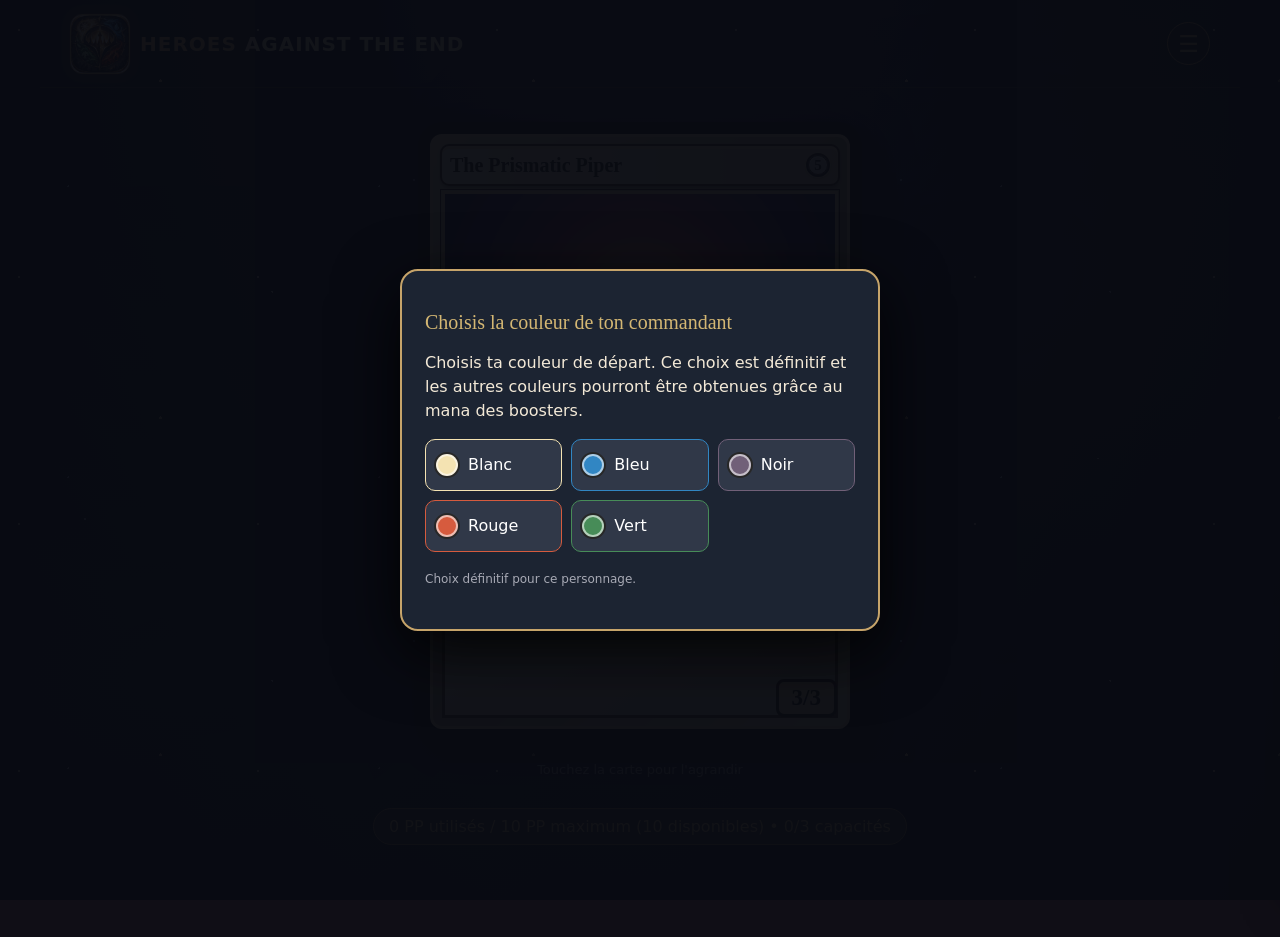
<file: index.html>
<!doctype html><html lang="fr"><head><meta charset="utf-8"><meta name="viewport" content="width=device-width,initial-scale=1,viewport-fit=cover"><meta name="theme-color" content="#211828"><link rel="manifest" href="manifest.webmanifest"><link rel="icon" href="icon-192.png"><link rel="apple-touch-icon" href="apple-touch-icon.png"><link rel="stylesheet" href="style.css?v=37"><title>Heroes Against The End</title></head><body><header><div class="brand"><img class="brand-icon" src="icon-192.png" alt=""><span>HEROES <b>AGAINST THE END</b></span></div><button id="menuBtn" class="iconbtn" aria-label="Menu">☰</button></header><main><section class="page active" id="home"><div id="card" class="mtg-card" tabindex="0" role="button" aria-label="Agrandir la carte"><div class="namebar"><strong id="cardName"></strong><span id="mana"></span></div><div class="art" id="art"><div class="art-symbol">✧</div><small>THE PRISMATIC PIPER</small></div><div class="typebar" id="types"></div><div class="rules" id="rules"></div><div class="power" id="power"></div></div><p class="hint">Touchez la carte pour l'agrandir</p><div class="pill" id="homePP"></div></section><section class="page" id="edit"><h1>Modifier mon commandant</h1><div class="pill" id="budget"></div><div class="tabs" id="editTabs"><button data-tab="abilities" class="selected">Capacités</button><button data-tab="stats">Stats</button><button data-tab="mana">Mana</button><button data-tab="name">Nom</button><button data-tab="types">Types</button><button data-tab="art">Image</button></div><div id="editor"></div></section><section class="page" id="collection"><h1>Ma collection</h1><div id="collectionSummary" class="hint"></div><div class="tabs" id="collectionTabs"><button data-filter="all" class="selected">Tout</button><button data-filter="ability">Capacités</button><button data-filter="stat">Stats</button><button data-filter="mana">Mana</button><button data-filter="name">Noms</button><button data-filter="type">Types</button></div><div id="collectionFilters"></div><div id="collectionList"></div></section><section class="page" id="scan"><h1>Ouvrir un booster</h1><p class="hint">Scannez un QR code d'événement ou saisissez son code. Chaque code inédit donne quatre récompenses.</p><video id="camera" autoplay playsinline muted hidden></video><div class="row"><button class="primary" id="startCamera">📷 Scanner avec la caméra</button><button id="stopCamera">Arrêter</button></div><label>Code du booster<input id="codeInput" placeholder="Ex. EVENT-2026-001" autocomplete="off"></label><button class="primary wide" id="redeemBtn">🎁 Ouvrir le booster</button><p id="scanStatus" class="hint"></p><div id="boosterResults"></div><p class="note">Mode local : les codes ne sont pas authentifiés par un serveur. Ils peuvent être partagés ou falsifiés. Pour une compétition, un service de validation sera nécessaire.</p></section><section class="page" id="settings"><h1>Paramètres</h1><button id="exportBtn" class="primary wide">Exporter la sauvegarde JSON</button><label>Importer une sauvegarde<input id="importInput" type="file" accept="application/json"></label><button id="resetBtn" class="danger">Réinitialiser ma progression</button><p class="note">Les données sont enregistrées localement dans ce navigateur. Exportez votre sauvegarde avant de changer de téléphone ou d'effacer les données du site.</p><p class="note">Application non officielle, sans affiliation avec Wizards of the Coast. Les capacités du catalogue sont des propositions de jeu maison ; un catalogue partiel de stickers Unfinity vérifiés est intégré, en complément des capacités maison.</p></section></main><nav id="drawer"><button id="closeBtn" class="iconbtn close">✕</button><div class="drawer-brand"><img src="icon-192.png" alt=""><h2>Heroes Against The End</h2></div><button data-page="home">🃏 Mon commandant</button><button data-page="edit">✏️ Modifier</button><button data-page="collection">🎒 Ma collection</button><button data-page="scan">📷 Scanner un booster</button><button data-page="settings">⚙️ Paramètres</button></nav><div id="shade"></div><div id="zoom" aria-hidden="true"><button id="zoomClose" class="iconbtn">✕</button><div id="zoomMount"></div></div><div id="toast" role="status"></div><div id="colorCreation" class="color-creation" hidden></div><div id="boosterReveal" class="booster-reveal" aria-hidden="true"></div><script src="app.js?v=37"></script></body></html>
</file>
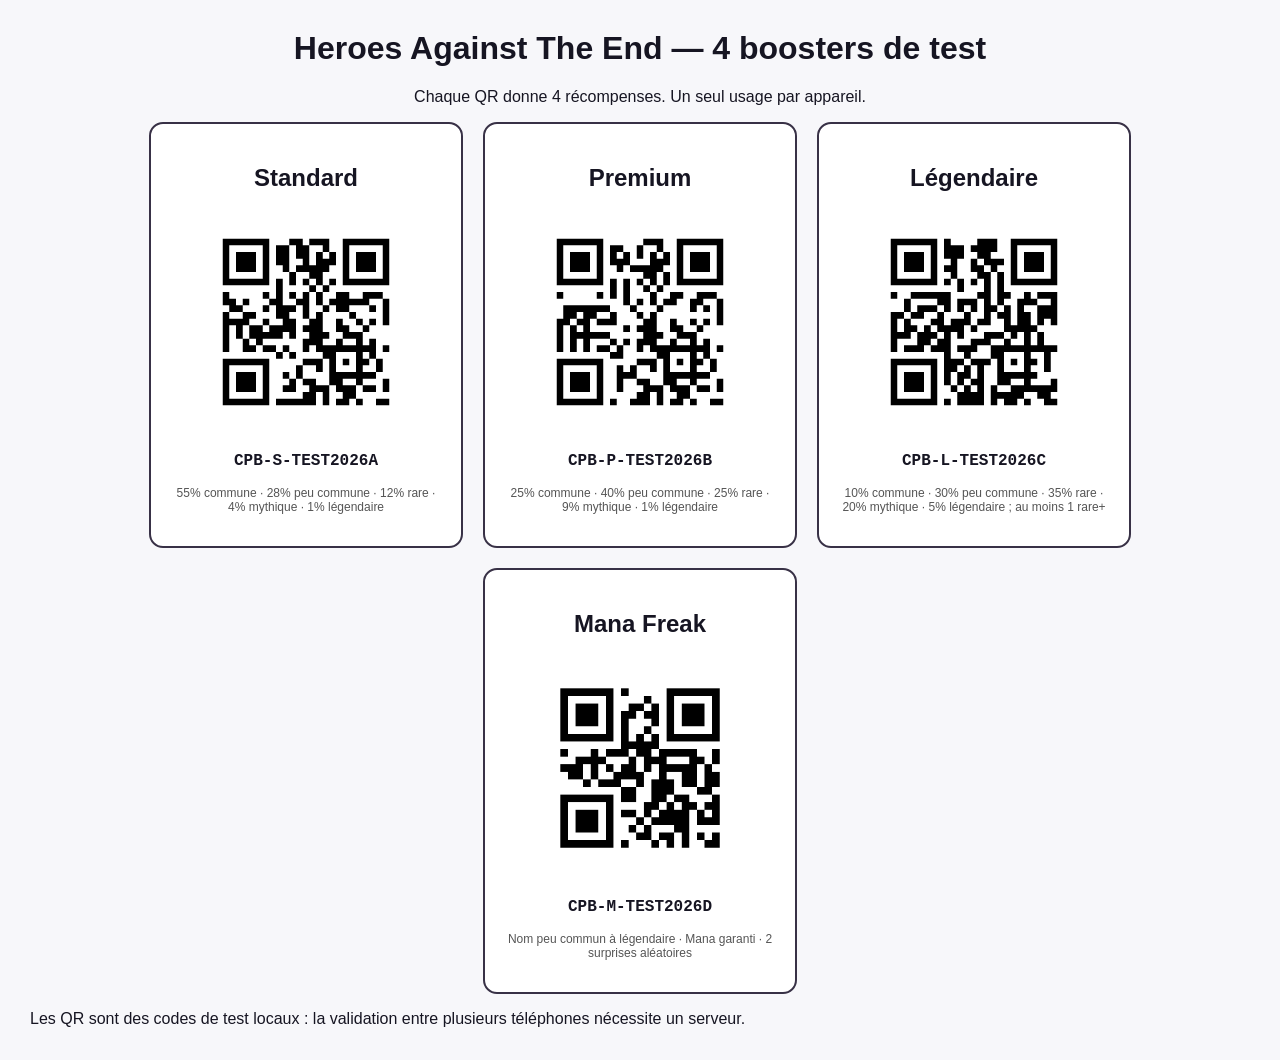
<file: Boosters_Test_Imprimables.html>
<!doctype html><html lang="fr"><meta charset="utf-8"><title>Boosters QR — tests Heroes Against The End</title><style>body{font-family:Arial,sans-serif;background:#f7f7fa;color:#161522;margin:30px}h1{text-align:center}.cards{display:flex;flex-wrap:wrap;justify-content:center;gap:20px}.card{border:2px solid #383146;border-radius:14px;background:white;width:270px;padding:20px;text-align:center;break-inside:avoid}.card img{width:220px;height:220px}.code{font-family:monospace;font-weight:bold;font-size:16px}.hint{font-size:12px;color:#555}@media print{body{background:white;margin:8mm}.card{width:29%;padding:8px}.card img{width:170px;height:170px}}</style><h1>Heroes Against The End — 4 boosters de test</h1><p style="text-align:center">Chaque QR donne 4 récompenses. Un seul usage par appareil.</p><div class="cards"><div class="card"><h2>Standard</h2><img src="QR_S_Standard.png" alt="QR Standard"><p class="code">CPB-S-TEST2026A</p><p class="hint">55% commune · 28% peu commune · 12% rare · 4% mythique · 1% légendaire</p></div><div class="card"><h2>Premium</h2><img src="QR_P_Premium.png" alt="QR Premium"><p class="code">CPB-P-TEST2026B</p><p class="hint">25% commune · 40% peu commune · 25% rare · 9% mythique · 1% légendaire</p></div><div class="card"><h2>Légendaire</h2><img src="QR_L_Légendaire.png" alt="QR Légendaire"><p class="code">CPB-L-TEST2026C</p><p class="hint">10% commune · 30% peu commune · 35% rare · 20% mythique · 5% légendaire ; au moins 1 rare+</p></div><div class="card"><h2>Mana Freak</h2><img src="QR_M_Mana_Freak.png" alt="QR Mana Freak"><p class="code">CPB-M-TEST2026D</p><p class="hint">Nom peu commun à légendaire · Mana garanti · 2 surprises aléatoires</p></div></div><p>Les QR sont des codes de test locaux : la validation entre plusieurs téléphones nécessite un serveur.</p></html>
</file>
<file: style.css>
:root{font-family:system-ui,-apple-system,Segoe UI,sans-serif;color:#f4ebd9;background:#10131b;font-synthesis:none}*{box-sizing:border-box}body{margin:0;min-height:100dvh;background:radial-gradient(ellipse at 50% 20%,#283348 0,#11151f 55%,#090b10 100%)}header{height:62px;display:flex;align-items:center;justify-content:space-between;padding:0 18px;max-width:650px;margin:auto}.brand{font-size:14px;letter-spacing:1.4px;color:#d9b86f}.brand b{color:#fff3d0}.iconbtn{background:#131821;border:1px solid #b9964c;color:#e6c778;border-radius:50%;height:43px;width:43px;font-size:23px}main{max-width:650px;margin:auto;padding:8px 16px 38px}.page{display:none}.page.active{display:block}#home{min-height:calc(100dvh - 95px);display:none;flex-direction:column;align-items:center;justify-content:center;gap:10px}#home.active{display:flex}.mtg-card{width:min(100%,390px);aspect-ratio:0.715;position:relative;border:10px solid #15120d;border-radius:22px;padding:10px;background:linear-gradient(145deg,#e8c976,#98723a 15%,#f3dc9c 32%,#99743b 60%,#e1bd69 90%);box-shadow:0 15px 50px #000b,0 0 0 2px #ab853c inset;display:flex;flex-direction:column;color:#1e1a13;overflow:hidden;cursor:pointer}.mtg-card[data-color="W"]{background:linear-gradient(140deg,#eee3bb,#a79a78,#fff2cb)}.mtg-card[data-color="U"]{background:linear-gradient(140deg,#a7d2eb,#2a6a9d,#b8e0f3)}.mtg-card[data-color="B"]{background:linear-gradient(140deg,#a49ba6,#4d405a,#d3c2c9)}.mtg-card[data-color="R"]{background:linear-gradient(140deg,#eeb38a,#a23e28,#f6c38d)}.mtg-card[data-color="G"]{background:linear-gradient(140deg,#c6d9a5,#416e44,#d5e4b2)}.namebar,.typebar{background:linear-gradient(90deg,#f7f0d8,#d6c5a2);border:2px solid #4e3a23;border-radius:9px;padding:6px 8px;font-family:Georgia,serif;font-weight:bold;display:flex;align-items:center;justify-content:space-between;gap:6px;box-shadow:0 2px 3px #0005}.namebar{min-height:42px;font-size:clamp(14px,4.2vw,20px)}.namebar strong{overflow-wrap:anywhere}.namebar span{white-space:nowrap;font-size:15px}.art{margin:5px 2px;flex:1;min-height:0;border:3px solid #2c2417;position:relative;overflow:hidden;background:radial-gradient(circle at 50% 35%,#f3c178 0%,#aa4b5e 28%,#392b65 60%,#0d1931 100%);background-size:cover;background-position:center;display:flex;align-items:center;justify-content:center}.art-symbol{font-size:145px;color:#e6c9ff77;text-shadow:0 0 50px #ffc774}.art small{position:absolute;bottom:7px;letter-spacing:2px;font-size:9px;color:#ffdfaf;text-shadow:0 1px 3px #000}.typebar{min-height:33px;font-size:clamp(11px,3.1vw,15px);display:block}.rules{margin:4px 2px 1px;padding:11px 10px 24px;min-height:29%;max-height:35%;overflow:auto;background:linear-gradient(140deg,#f7f1dc,#dfd4ba);border:3px solid #6b573a;font:clamp(12px,3.3vw,16px)/1.34 Georgia,serif;white-space:pre-line}.power{position:absolute;bottom:12px;right:13px;padding:3px 13px;background:#ead9ad;border:3px solid #40301d;border-radius:8px;font:bold 23px Georgia,serif}.hint{text-align:center;color:#b8b9c1;font-size:13px}.pill{display:inline-block;padding:8px 15px;background:#2b2b2d;border:1px solid #9c824e;border-radius:30px;color:#e7ca85;text-align:center;margin:8px 0 16px}h1{font:27px Georgia,serif;color:#e6c47d;margin:10px 0 14px}h2{font:20px Georgia,serif;color:#d4b773}.tabs{display:flex;gap:5px;overflow:auto;padding:6px 0 14px;scrollbar-width:none}.tabs button{white-space:nowrap;font-size:13px;padding:10px 11px;background:#202631;border:1px solid #3a4551;border-radius:8px;color:#d7d8de}.tabs button.selected{background:#b99a5d;color:#171715;font-weight:bold}button{cursor:pointer;font:inherit}button:disabled{opacity:.4;cursor:not-allowed}.primary{background:linear-gradient(#e4c47e,#ad8442);border:1px solid #f3d79a;color:#18160f;border-radius:9px;padding:12px 14px;font-weight:750}.wide{width:100%;margin:10px 0}.danger{background:#61282d;color:white;border:1px solid #b75b63;border-radius:8px;padding:12px;margin-top:20px}label{display:block;margin:14px 0;color:#e1d9c9;font-size:14px}input,select{display:block;width:100%;margin-top:6px;padding:12px;background:#242b36;border:1px solid #667082;border-radius:8px;color:white;font-size:16px}.item{background:#1d2430;border:1px solid #3a4556;border-radius:12px;padding:12px;margin:9px 0;display:flex;align-items:center;justify-content:space-between;gap:12px}.item .meta{font-size:12px;color:#b4bac7;margin-top:5px}.item .title{font-weight:700}.item button{border:1px solid #c0a267;background:#423b2d;color:#f6df9e;border-radius:7px;padding:9px 10px;white-space:nowrap}.item button.on{background:#365c47;border-color:#8ad3a6}.rarity-common{color:#c4c8ce}.rarity-uncommon{color:#7ac1f2}.rarity-rare{color:#e7c46b}.rarity-mythic{color:#e8a477}.rarity-legendary{color:#dba7f8}.row{display:flex;gap:8px;align-items:center;flex-wrap:wrap}.row button{flex:1}.note{font-size:12px;color:#a8aab5;line-height:1.5;margin:18px 0}.wordslots{display:grid;grid-template-columns:repeat(3,minmax(0,1fr));gap:6px}.wordslots select{min-width:0;padding:10px 4px}.sectionhelp{font-size:13px;color:#bec4cf;line-height:1.5}.reward{border:1px solid #9e844d;background:#222735;border-radius:12px;padding:14px;margin:10px 0}.reward strong{display:block;font-size:18px;margin:5px 0}#camera{width:100%;border:2px solid #b99a5d;border-radius:12px;max-height:320px;object-fit:cover}#drawer{position:fixed;right:0;top:0;bottom:0;width:min(84vw,330px);padding:24px 20px;background:#151923;border-left:1px solid #ac8a4c;z-index:11;transform:translateX(105%);transition:transform .2s;box-shadow:-10px 0 40px #0009}#drawer.open{transform:translateX(0)}#drawer h2{padding:20px 0 18px}#drawer>button:not(.close){display:block;width:100%;text-align:left;background:none;border:0;color:#f0e7d5;font-size:17px;padding:17px 7px;border-bottom:1px solid #353b45}.close{float:right}#shade{display:none;position:fixed;inset:0;background:#0009;z-index:10}#shade.open{display:block}#zoom{display:none;position:fixed;inset:0;background:#07090df5;z-index:20;align-items:center;justify-content:center;padding:65px 8px 15px}#zoom.open{display:flex}#zoomClose{position:absolute;right:15px;top:12px}#zoomMount{width:min(100%,450px);display:flex;justify-content:center}#zoomMount .mtg-card{width:min(100%,440px);max-height:calc(100dvh - 95px)}#toast{position:fixed;bottom:18px;left:50%;transform:translateX(-50%);background:#e5c681;color:#171717;border-radius:8px;padding:12px 18px;z-index:40;display:none;max-width:90vw;text-align:center}@media(max-height:730px){#home .mtg-card{width:min(76vw,330px)}.mtg-card{padding:7px;border-width:7px}.rules{min-height:26%}}@media(min-width:700px){#home .mtg-card{width:390px}}

/* CommanderPower V5 — badges de rareté et filtres mobiles */
.filter-grid{display:grid;grid-template-columns:1fr 1fr;gap:10px;margin:8px 0 14px}.filter-grid label{margin:3px 0;font-size:12px}.filter-grid select{padding:10px 6px;font-size:14px;max-width:100%}.rarity-badge{display:inline-block;padding:3px 8px;border-radius:6px;font-size:11px;font-weight:800;letter-spacing:.2px;vertical-align:middle;margin:2px 0;border:1px solid currentColor;background:#242833}.rarity-badge.rarity-common{color:#e1e3e8;background:#414650}.rarity-badge.rarity-uncommon{color:#a8dfff;background:#124669}.rarity-badge.rarity-rare{color:#ffe28b;background:#665017}.rarity-badge.rarity-mythic{color:#ffd0a0;background:#81351b}.rarity-badge.rarity-legendary{color:#f2c7ff;background:#623078}.item:has(.rarity-badge.rarity-uncommon){border-left:3px solid #3c9fd9}.item:has(.rarity-badge.rarity-rare){border-left:3px solid #e7c46b}.item:has(.rarity-badge.rarity-mythic){border-left:3px solid #e88848}.item:has(.rarity-badge.rarity-legendary){border-left:3px solid #cb7aff}.reward .rarity-badge{margin-bottom:6px}@media(max-width:340px){.filter-grid{grid-template-columns:1fr}}

/* V6 : cartes lisibles, statut distinct de la rareté */
.item{display:block;padding:14px 15px;border-left-width:4px;margin:10px 0;background:#202733}
.item.locked{background:#171c25;border-color:#414854;opacity:.79}
.item.unlocked{background:#222c35}
.item.is-equipped{box-shadow:inset 0 0 0 1px #67bc92}
.item-head{display:flex;align-items:center;justify-content:space-between;gap:10px;margin-bottom:9px;flex-wrap:wrap}
.status{font-size:12px;font-weight:750;border-radius:5px;padding:5px 8px}
.status-locked{background:#343943;color:#e4e6e9}.status-owned{background:#184f46;color:#a9f1d2}.status-equipped{background:#225a3e;color:#bff5c8}
.item-title{font-size:16px;font-weight:750;line-height:1.35;color:#f8f1e4}
.item-description{color:#d1d8e2;font-size:13px;line-height:1.48;margin:8px 0;overflow-wrap:anywhere}
.item-foot{display:flex;gap:7px 13px;flex-wrap:wrap;color:#bac3ce;font-size:12px;margin-top:9px}
.item-actions{display:flex;gap:8px;margin-top:12px}.item-actions button{flex:1;min-height:40px}
.item.locked .item-title{color:#c4c8ce}.result-count{font-size:12px;color:#aeb9c8;margin:12px 0}.empty-state{padding:18px;background:#202733;border-radius:10px;color:#d3d8e1}
.rarity-border-common{border-left-color:#a5acb6}.rarity-border-uncommon{border-left-color:#46b4f3}.rarity-border-rare{border-left-color:#f0c75c}.rarity-border-mythic{border-left-color:#ee8748}.rarity-border-legendary{border-left-color:#c77afa}
.search-label{margin:6px 0 14px}.filter-grid{margin-top:10px}

/* V9 : lecture mobile, statuts et raretés séparés */
.item{display:block;position:relative;padding:15px;margin:11px 0;background:#202936;border-left-width:4px}
.item.locked{background:#171d27;border-color:#485161;opacity:.86}
.item.is-equipped{outline:1px solid #5bba92;background:#1d302e}
.item-head{display:flex;justify-content:space-between;align-items:center;gap:8px}
.status{font-size:12px;font-weight:700;padding:5px 8px;border-radius:6px}
.status-locked{background:#343a46;color:#e1e5ec}.status-owned{background:#244b3a;color:#b4f5cf}.status-equipped{background:#22634d;color:#e1ffe9}
.item-title{font-size:16px;margin-top:9px}.item-description{font-size:13px;line-height:1.55;color:#e2e7ee}
.item-foot{border-top:1px solid #414956;padding-top:10px}.filter-grid{margin-top:12px}.search-label{margin:8px 0 14px}
@media(max-width:400px){.item-head{align-items:flex-start}.rarity-badge{font-size:11px}.item-foot{font-size:11px}}

/* V15 — Animation d'ouverture : entièrement CSS, fluide sur mobile */
body.reveal-open{overflow:hidden}
.booster-reveal{display:none;position:fixed;inset:0;z-index:60;background:radial-gradient(ellipse at 50% 32%,#3c3049,#11121c 62%,#06070d);overflow-y:auto;overscroll-behavior:contain;padding:18px 14px 32px;color:#fff4df}
.booster-reveal.open{display:flex;justify-content:center;align-items:flex-start}
.reveal-content{width:min(100%,500px);margin:auto;text-align:center;position:relative}
.reveal-heading{letter-spacing:2px;font-weight:850;font-size:13px;color:#f6d994;margin:8px 0 12px}
.reveal-heading span{display:block;letter-spacing:1px;font-weight:500;margin-top:5px}
.pack-stage{height:220px;display:grid;place-items:center;position:relative;transition:height .45s ease}
.pack-glow{position:absolute;width:175px;height:175px;border-radius:50%;filter:blur(35px);background:#c6c0a155;animation:packPulse 1.4s ease-in-out infinite alternate}
.tier-premium .pack-glow{background:#e5c35e88}.tier-legendary .pack-glow{background:#ad69f3a0}
.booster-pack{position:relative;width:135px;height:185px;border:3px solid #b5b7bf;border-radius:12px 12px 17px 17px;background:linear-gradient(145deg,#3b414f,#171e2c 50%,#414755);box-shadow:0 16px 38px #0009,0 0 18px #ffffff25 inset;display:flex;align-items:center;justify-content:center;flex-direction:column;gap:10px;transform:rotate(-4deg);animation:packFloat 1.5s ease-in-out infinite alternate}
.tier-premium .booster-pack{border-color:#eacb75;background:linear-gradient(145deg,#81602c,#252331 50%,#957437)}
.tier-legendary .booster-pack{border-color:#d4a5ff;background:linear-gradient(145deg,#56317b,#181427 50%,#7b4396)}
.booster-pack:before,.booster-pack:after{content:'';position:absolute;left:8px;right:8px;height:5px;border-top:1px dashed #ffffff90}
.booster-pack:before{top:8px}.booster-pack:after{bottom:5px}
.pack-symbol{font-size:54px;line-height:1;color:#f4d48a;text-shadow:0 0 22px #fff6}
.booster-pack strong{font-size:13px;line-height:1.25;letter-spacing:1.5px}
.booster-pack small{font-size:10px;letter-spacing:2px;color:#f2ddad}
.booster-pack.burst{animation:packBurst .45s ease-in forwards}
.booster-reveal.show-cards .pack-stage{height:25px}
.booster-reveal.show-cards .pack-glow{opacity:0}
.reveal-prompt{min-height:24px;font-size:14px;color:#d7c8e5}
.reveal-cards{display:grid;grid-template-columns:repeat(2,minmax(0,1fr));gap:10px;margin:18px auto 16px}
.reveal-card{opacity:0;transform:translateY(24px) scale(.87);min-height:145px;display:flex;flex-direction:column;justify-content:center;align-items:center;gap:10px;padding:14px 9px;border:1px solid #687084;border-left:4px solid #b2bac5;border-radius:12px;background:linear-gradient(155deg,#303646,#171b28);box-shadow:0 10px 25px #0008;transition:opacity .38s,transform .48s,box-shadow .4s;overflow-wrap:anywhere}
.reveal-card.revealed{opacity:1;transform:translateY(0) scale(1);box-shadow:0 0 18px #d7c27d30,0 10px 24px #0008}
.reveal-card.rarity-border-uncommon{border-left-color:#46b4f3}
.reveal-card.rarity-border-rare{border-left-color:#f0c75c}
.reveal-card.rarity-border-mythic{border-left-color:#ee8748}
.reveal-card.rarity-border-legendary{border-left-color:#c77afa;box-shadow:0 0 20px #b45cf955}
.reveal-card strong{font-size:clamp(13px,3.5vw,17px);line-height:1.25}
.reveal-card small{color:#bfc6d1;font-size:11px}
.reveal-index{font-size:10px;color:#aeb9c9;letter-spacing:1px}
.reveal-finish{width:100%;max-width:330px;margin:8px auto}
.reveal-skip{display:block;margin:12px auto;border:0;background:transparent;color:#d9d1e5;text-decoration:underline;padding:12px}
.reveal-finish[hidden],.reveal-skip[hidden]{display:none}
@keyframes packFloat{to{transform:translateY(-8px) rotate(4deg)}}
@keyframes packPulse{to{transform:scale(1.35);opacity:.6}}
@keyframes packBurst{to{opacity:0;transform:scale(1.6) rotate(12deg)}}
@media(max-width:350px){.pack-stage{height:180px}.reveal-card{min-height:125px;padding:10px 6px}.reveal-cards{gap:7px}}
@media(prefers-reduced-motion:reduce){.pack-glow,.booster-pack{animation:none}.reveal-card{transition:none}.booster-pack.burst{opacity:0}.booster-reveal.show-cards .pack-stage{height:25px}}

/* V17 — symboles de mana inspirés de la présentation Magic */
#mana{display:flex;align-items:center;justify-content:flex-end;gap:2px;flex-wrap:wrap;max-width:54%}
.mana-symbol{display:inline-flex;justify-content:center;align-items:center;width:clamp(18px,4.3vw,24px);height:clamp(18px,4.3vw,24px);border-radius:50%;border:1.5px solid #28241f;color:#191719;font:bold 13px Georgia,serif;box-shadow:inset 0 1px 2px #fff8,0 1px 1px #0005;line-height:1;flex:none}
.reveal-card{cursor:pointer;font-family:inherit;color:inherit;position:relative}
.reveal-card .reveal-front{display:none;flex-direction:column;align-items:center;gap:9px}
.reveal-card .reveal-back{display:flex;flex-direction:column;align-items:center;justify-content:center;gap:15px;font-size:48px;color:#e9c77b;text-shadow:0 0 12px #f2cd76}
.reveal-card .reveal-back small{font-size:9px;letter-spacing:1px;color:#eee}
.reveal-card:not(.revealed){opacity:.72;transform:scale(.96);border-color:#5d6472}
.reveal-card.next{opacity:1;transform:scale(1);border-color:#eac16c;box-shadow:0 0 20px #ebc05b80;animation:nextCardPulse 1s ease-in-out infinite alternate}
.reveal-card.revealed{opacity:1;transform:scale(1);animation:cardTurn .38s ease-out}
.reveal-card.revealed .reveal-back{display:none}
.reveal-card.revealed .reveal-front{display:flex}
.reveal-card:disabled{cursor:default}
@keyframes nextCardPulse{to{box-shadow:0 0 8px #ebc05b44;transform:scale(.98)}}
@keyframes cardTurn{from{transform:rotateY(80deg) scale(.9)}to{transform:rotateY(0) scale(1)}}
@media(prefers-reduced-motion:reduce){.reveal-card.next,.reveal-card.revealed{animation:none}}

/* V18 : ouverture tactile une par une + éclats de rareté */
.reveal-card{position:relative;cursor:pointer;color:inherit;font-family:inherit;isolation:isolate}
.reveal-card .reveal-front{display:none;flex-direction:column;align-items:center;gap:9px;position:relative;z-index:2}
.reveal-card .reveal-back{display:flex;flex-direction:column;align-items:center;justify-content:center;gap:12px;font-size:48px;color:#e9c77b;text-shadow:0 0 12px #f2cd76}
.reveal-card .reveal-back small{font-size:10px;letter-spacing:1px;color:#eee}
.reveal-card:not(.revealed){opacity:.68;transform:scale(.96);border-color:#5d6472}
.reveal-card.next{opacity:1;transform:scale(1);border-color:#eac16c;box-shadow:0 0 20px #ebc05b80;animation:nextCardPulse 1s ease-in-out infinite alternate}
.reveal-card.revealed{opacity:1;transform:scale(1);animation:cardTurn .38s ease-out}
.reveal-card.revealed .reveal-back{display:none}
.reveal-card.revealed .reveal-front{display:flex}
.reveal-card:disabled{cursor:default}
.reveal-card .rarity-sparkles{position:absolute;inset:0;pointer-events:none;display:flex;justify-content:space-around;align-items:center;opacity:0;font-size:26px;z-index:3}
.reveal-card.special-reveal.rarity-border-rare{--shine:#f4d368}
.reveal-card.special-reveal.rarity-border-mythic{--shine:#ff8c48}
.reveal-card.special-reveal.rarity-border-legendary{--shine:#d29aff}
.reveal-card.special-reveal{animation:cardTurn .38s ease-out,rarityGlow 1.6s ease-out .1s both!important}
.reveal-card.special-reveal .rarity-sparkles{color:var(--shine);animation:sparkBurst 1.4s ease-out .12s both}
.reveal-card.special-reveal::after{content:'';position:absolute;inset:-30%;pointer-events:none;z-index:1;background:linear-gradient(110deg,transparent 32%,var(--shine) 49%,transparent 64%);opacity:0;transform:translateX(-90%) rotate(12deg);animation:foilSweep 1.15s ease-out .1s both}
.reveal-card.rarity-border-legendary.revealed{border-color:#c77afa}
@keyframes nextCardPulse{to{box-shadow:0 0 7px #ebc05b44;transform:scale(.98)}}
@keyframes cardTurn{from{transform:rotateY(80deg) scale(.9)}to{transform:rotateY(0) scale(1)}}
@keyframes rarityGlow{0%{box-shadow:0 0 0 var(--shine)}40%{box-shadow:0 0 40px 9px var(--shine)}100%{box-shadow:0 0 13px 2px var(--shine)}}
@keyframes sparkBurst{0%{opacity:0;transform:scale(.25) rotate(-20deg)}35%{opacity:1;transform:scale(1.45) rotate(10deg)}100%{opacity:0;transform:scale(1.9) rotate(25deg)}}
@keyframes foilSweep{0%{opacity:0;transform:translateX(-90%) rotate(12deg)}40%{opacity:.55}100%{opacity:0;transform:translateX(90%) rotate(12deg)}}
@media(prefers-reduced-motion:reduce){.reveal-card.next,.reveal-card.revealed,.reveal-card.special-reveal,.reveal-card.special-reveal .rarity-sparkles,.reveal-card.special-reveal::after{animation:none!important}.reveal-card.special-reveal .rarity-sparkles{display:none}}

/* V20 : symboles de mana stylisés et intégrés, en remplacement du texte brut */
#mana{display:flex;align-items:center;justify-content:flex-end;gap:2px;flex-wrap:wrap;max-width:52%;font-size:inherit}
.mana-badge{display:inline-flex;align-items:center;justify-content:center;flex:none;width:clamp(18px,4.3vw,24px);height:clamp(18px,4.3vw,24px);border-radius:50%;border:1.5px solid #302a25;color:#19191b;box-shadow:inset 0 1px 2px #fff9,0 1px 2px #0006;line-height:1;overflow:hidden}
.mana-badge svg{width:80%;height:80%;display:block}
.mana-badge b{font:bold clamp(12px,3vw,15px) Georgia,serif}
.mana-badge.mana-hybrid{gap:0}
.mana-badge .mana-half{width:50%;height:100%;display:flex;align-items:center;justify-content:center;overflow:hidden}
.mana-badge .mana-half svg{width:16px;height:16px;max-width:none;flex:none}
.mana-badge .mana-half b{font-size:11px}

/* V21 — symboles officiels Scryfall, avec solution de secours locale */
.mana-badge.official-mana{position:relative;background:transparent;border:0;box-shadow:none;overflow:visible}
.mana-fallback{display:flex;align-items:center;justify-content:center;width:100%;height:100%;border-radius:50%;border:1.5px solid #302a25;overflow:hidden;box-shadow:inset 0 1px 2px #fff9,0 1px 2px #0006}
.mana-official-img{position:absolute;inset:0;width:100%;height:100%;object-fit:contain;opacity:0}
.mana-badge.official-loaded .mana-official-img{opacity:1}
.mana-badge.official-loaded .mana-fallback{visibility:hidden}

/* V23 — texte de règles lisible, sans chevauchement avec la force/endurance */
.mtg-card{--rules-font:clamp(12px,3.3vw,16px);--rules-min:29%;--rules-max:44%}
.mtg-card .rules{
 flex:0 1 auto;
 min-height:var(--rules-min);
 max-height:var(--rules-max);
 overflow-y:auto;
 overflow-x:hidden;
 scrollbar-width:thin;
 font-size:var(--rules-font);
 line-height:1.28;
 padding:9px 10px 42px;
 white-space:pre-line;
 overflow-wrap:break-word;
}
.mtg-card .rules[data-density="medium"]{--rules-font:clamp(11px,3vw,14px);--rules-min:34%;--rules-max:48%}
.mtg-card .rules[data-density="dense"]{--rules-font:clamp(10px,2.7vw,12.5px);--rules-min:40%;--rules-max:56%}
.mtg-card .art{flex:1 1 auto;min-height:55px}
.mtg-card .power{z-index:2;bottom:12px;right:13px;pointer-events:none}
#zoomMount .mtg-card .rules{font-size:var(--rules-font)}
@media(max-height:730px){
 .mtg-card .rules{padding-bottom:38px;line-height:1.2}
 .mtg-card .rules[data-density="dense"]{--rules-font:11px;--rules-max:56%}
}

/* V24 : identité chromatique visible et permanente */
.mtg-card{box-shadow:0 15px 50px #000b,0 0 0 3px var(--primary-glow,#f4e3b2) inset,0 0 0 2px #15120d}
.mtg-card[data-color="DUAL"]{background:linear-gradient(125deg,var(--primary-color) 0%,var(--primary-color) 35%,var(--secondary-color) 75%,var(--secondary-color) 100%)}
.mtg-card[data-color="GOLD"]{background:linear-gradient(145deg,#f9e9aa,#bc8a28 18%,#f7d46e 35%,#a9791f 60%,#f5d98b 90%)}
.mtg-card[data-color="GOLD"] .namebar,.mtg-card[data-color="GOLD"] .typebar{border-color:#8b641c}
.mtg-card .art{border:3px solid var(--primary-color,#2c2417);outline:1px solid #302319;outline-offset:1px}
.mtg-card .namebar,.mtg-card .typebar{box-shadow:0 2px 3px #0005,inset 0 3px 0 var(--primary-color,#e6c98b)}
.mana-official,.mana-badge,.mana-symbol{border:2px solid #312b24!important;box-shadow:0 0 0 1px #e9d6a6,0 1px 2px #0008!important;border-radius:50%}
#mana img{border:1.5px solid #302a22;border-radius:50%;box-shadow:0 0 0 1px #e8d6a7,0 1px 3px #0008}
.fixed-color{display:flex;align-items:center;gap:10px;flex-wrap:wrap;padding:13px;margin:14px 0;border:1px solid #9b804f;border-radius:12px;background:#202735}
.fixed-color strong{width:100%}.fixed-color small{width:100%;color:#b8c0cb;line-height:1.4}
.color-dot,.color-choice-dot{width:22px;height:22px;border-radius:50%;background:var(--dot,var(--color));border:2px solid #fff9;box-shadow:0 0 0 2px #272727}
.color-creation[hidden]{display:none!important}.color-creation{position:fixed;inset:0;z-index:100;background:#090b12f5;display:flex;align-items:center;justify-content:center;padding:20px;overflow-y:auto}
.color-creation-dialog{max-width:480px;width:100%;background:#1c2432;border:2px solid #c6a46a;border-radius:18px;padding:23px;color:#f3e9d7;box-shadow:0 20px 65px #000d}
.color-creation-dialog p{line-height:1.5}.color-choices{display:grid;grid-template-columns:repeat(auto-fit,minmax(115px,1fr));gap:9px}
.color-choices button{display:flex;gap:10px;align-items:center;justify-content:flex-start;padding:14px 10px;background:#303848;color:#fff;border:1px solid var(--color);border-radius:10px}
.color-choice-dot{flex:none}

.shapeshifter-toggle{display:flex;align-items:center;gap:8px;flex-wrap:wrap;margin:12px 0;padding:12px;border:1px solid #9a8455;border-radius:12px;background:#252c3a;color:#f4e6c4}
.shapeshifter-toggle input{width:auto;accent-color:#d8b568}
.shapeshifter-toggle small{display:block;width:100%;color:#b9c0cc;margin-left:25px}

/* V27 : enchaîner les codes sans repasser par le menu */
.reveal-actions{display:flex;flex-wrap:wrap;justify-content:center;gap:12px;margin:16px auto 8px;width:min(100%,440px)}
.reveal-actions[hidden]{display:none!important}
.reveal-actions button{flex:1 1 175px;min-height:48px;font-weight:700}

/* V29: séparation gauche/droite des deux couleurs */
.mtg-card[data-color="DUAL"]{background:linear-gradient(to right,var(--primary-color) 0%,var(--primary-color) 47%,var(--secondary-color) 53%,var(--secondary-color) 100%)}
/* L’illustration personnelle ne doit pas être masquée par le symbole décoratif */
.art.has-personal-image .art-symbol,.art.has-personal-image small{display:none}

/* V30 : thème sombre mobile, mana plus lisible et célébration légendaire */
:root{color-scheme:dark}
html,body{background-color:#10131b;color:#f4ebd9}
input,select,textarea{color-scheme:dark;background:#242b36!important;color:#fff!important}
@media(max-width:600px){
 #mana{gap:4px;max-width:58%}
 #mana .mana-badge{width:clamp(24px,6.8vw,31px);height:clamp(24px,6.8vw,31px)}
 #mana .mana-badge b{font-size:clamp(13px,3.7vw,18px)}
 .namebar{gap:4px;padding:5px 6px}
 .namebar strong{min-width:0;font-size:clamp(12px,3.5vw,18px)}
}
@keyframes legendaryFrenzy{0%,100%{transform:translate(0,0)}10%,30%,50%,70%,90%{transform:translate(-6px,3px)}20%,40%,60%,80%{transform:translate(6px,-3px)}}
@keyframes legendaryFlash{0%,100%{opacity:0}15%,40%,70%{opacity:.7}25%,55%,85%{opacity:.12}}
body.legendary-frenzy .booster-reveal .reveal-content{animation:legendaryFrenzy .5s linear 4}
body.legendary-frenzy .booster-reveal::before{content:'✦ LÉGENDAIRE ! ✦';position:fixed;inset:0;z-index:10;pointer-events:none;display:grid;place-items:center;font-weight:1000;font-size:clamp(30px,9vw,64px);letter-spacing:2px;text-align:center;color:#fff2a8;text-shadow:0 0 12px #a43aff,0 0 40px #ffcf4c;background:#7525b777;animation:legendaryFlash 1.8s ease-out both}
@media(prefers-reduced-motion:reduce){body.legendary-frenzy .booster-reveal .reveal-content,body.legendary-frenzy .booster-reveal::before{animation:none!important}body.legendary-frenzy .booster-reveal::before{display:none}}

/* V32 : image personnelle entière, centrée dans la fenêtre de l'illustration. */
.art.centered-personal-art{background-color:#171923;background-size:contain!important;background-repeat:no-repeat!important;background-position:50% 50%!important}

/* V33 — Identité Heroes Against The End */
:root{color-scheme:dark;background:#100e16}
body{background:radial-gradient(ellipse at 48% 9%,#3b2b32 0,#1b1c2b 43%,#0d1016 100%)}
header{min-height:72px;height:auto;gap:12px;padding-top:7px;padding-bottom:7px}
.brand{display:flex;align-items:center;gap:10px;font-size:clamp(12px,3.3vw,16px);letter-spacing:.65px;line-height:1.2;color:#f5d68a;font-weight:850}
.brand b{color:#fff1c3}.brand-icon{width:49px;height:49px;object-fit:cover;border-radius:12px;border:1px solid #d5a85a;box-shadow:0 0 12px #d3a35455;flex-shrink:0}
.drawer-brand{display:flex;align-items:center;gap:12px;clear:both;padding-top:20px}.drawer-brand img{width:56px;height:56px;border-radius:13px;border:1px solid #cba45d}.drawer-brand h2{padding:0;font-size:19px}
.primary{background:linear-gradient(#f7dc98,#b78239);border-color:#ffde9b}.tabs button.selected{background:#dfb66a}.iconbtn{border-color:#d6a85c}
.reveal-heading{color:#f9d99c}.booster-pack strong{font-size:11px;letter-spacing:.65px}.pack-symbol{color:#f5d48a}
@media(max-width:380px){.brand-icon{width:42px;height:42px}.brand{font-size:12px}}

/* V34 — nuit étoilée et identité Heroes Against The End */
html{background:#050713}
body{isolation:isolate;background:radial-gradient(ellipse at 50% -10%,#292348 0%,#101327 38%,#060814 76%,#03040b 100%);background-attachment:fixed;min-height:100dvh}
body::before{content:"";position:fixed;inset:0;z-index:-1;pointer-events:none;opacity:.78;background-image:radial-gradient(1.2px 1.2px at 8% 12%,#f8edcf 97%,transparent),radial-gradient(1px 1px at 22% 64%,#c9d9ff 97%,transparent),radial-gradient(1.5px 1.5px at 43% 24%,#f9e3ac 97%,transparent),radial-gradient(1px 1px at 65% 75%,#ffffff 97%,transparent),radial-gradient(1.3px 1.3px at 85% 39%,#a8c5ff 97%,transparent),radial-gradient(1px 1px at 95% 88%,#ffffff 97%,transparent),radial-gradient(1px 1px at 14% 90%,#d9c6f9 97%,transparent);background-size:239px 247px,311px 291px,373px 337px,419px 389px,487px 461px,563px 521px,607px 577px}
body::after{content:"";position:fixed;inset:0;z-index:-1;pointer-events:none;background:radial-gradient(ellipse at 75% 30%,#493a7520,transparent 45%),radial-gradient(ellipse at 15% 75%,#15345825,transparent 52%)}
.art.centered-personal-art.cropped-personal-art{background-size:cover!important;background-position:50% 50%!important}
@media(min-width:900px){
 header{max-width:1200px;height:88px;padding:10px 30px;border-bottom:1px solid #c59c4b3d}
 .brand{font-size:20px;letter-spacing:1px}.brand-icon{width:60px;height:60px}
 main{max-width:1200px;padding:24px 34px 60px}
 #home.active{min-height:calc(100dvh - 135px);justify-content:flex-start;padding-top:12px}
 #home .mtg-card{width:440px;max-width:100%}
 #edit.active,#collection.active,#scan.active,#settings.active{max-width:1040px;margin:0 auto}
 #edit .tabs,#collection .tabs{gap:10px;flex-wrap:wrap;overflow:visible}
 #edit .tabs button,#collection .tabs button{padding:13px 17px;font-size:15px}
 #editor,#collectionList{max-width:1000px}
 #editResults,#collectionList{display:grid;grid-template-columns:repeat(2,minmax(0,1fr));gap:12px}
 #editResults .result-count,#collectionList .result-count,#editResults .empty-state,#collectionList .empty-state{grid-column:1/-1}
 .item{margin:0;min-width:0}
 #scan,#settings{max-width:700px!important}
 #drawer{width:380px;padding:28px}
 #zoomMount .mtg-card{width:min(480px,100%)}
}
@media(min-width:1300px){#editResults,#collectionList{grid-template-columns:repeat(3,minmax(0,1fr))}}
</file>
